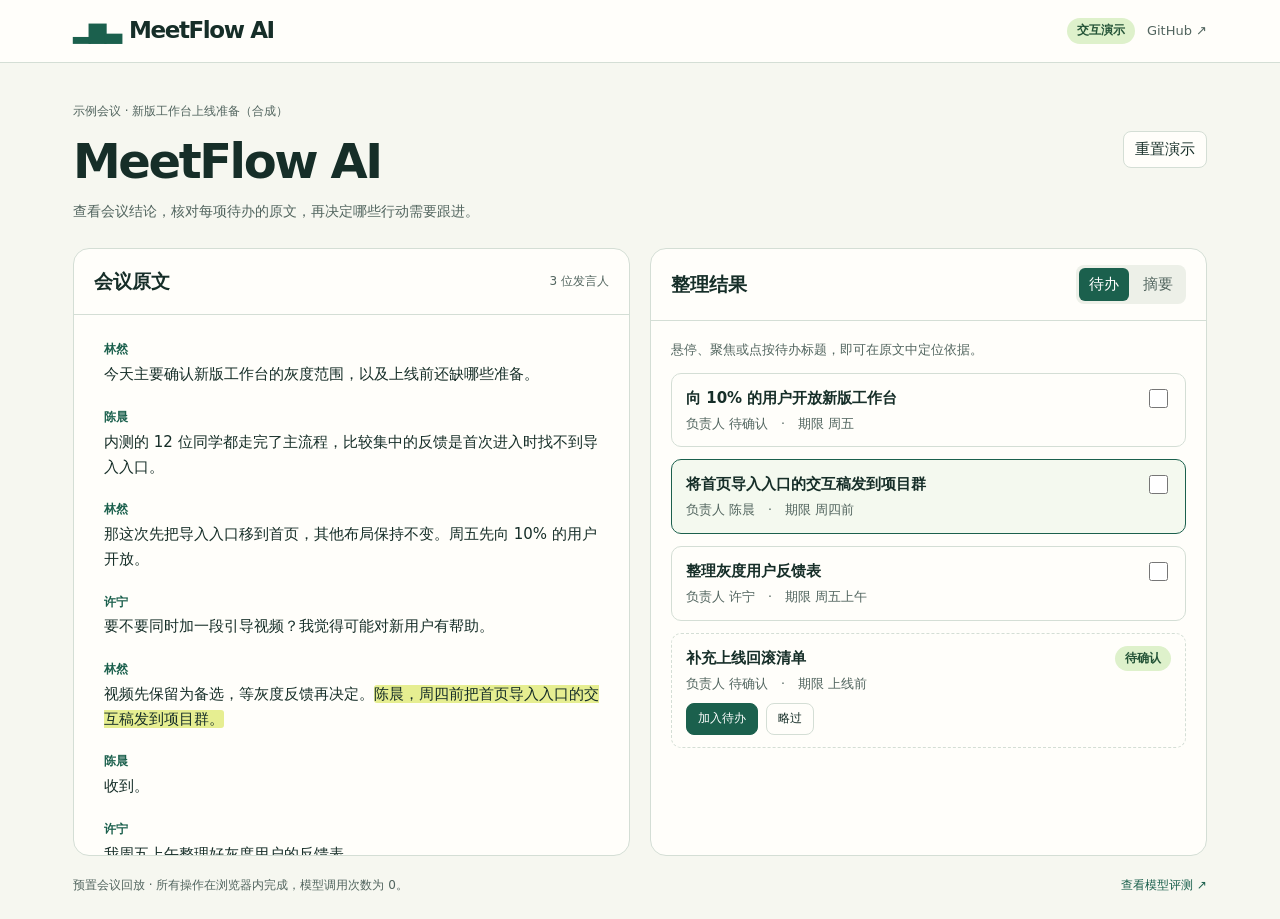
<file: index.html>
<!doctype html>
<html lang="zh-CN"><head><meta charset="utf-8"><meta name="viewport" content="width=device-width,initial-scale=1">
<meta http-equiv="Content-Security-Policy" content="default-src 'none'; style-src 'unsafe-inline'; script-src 'unsafe-inline'; connect-src 'none'; base-uri 'none'; form-action 'none'">
<title>MeetFlow AI · 会议工作台</title>
<style>
:root{--ink:#162e28;--sub:#52655f;--line:#d4ded5;--paper:#f6f7f0;--green:#1b604d;--mint:#def1cb;--white:#fffefa}
*{box-sizing:border-box}body{margin:0;background:var(--paper);color:var(--ink);font:15px/1.65 "Inter","Microsoft YaHei",system-ui,sans-serif}button,a{font:inherit}button{cursor:pointer}a{color:var(--green)}button:focus-visible,a:focus-visible{outline:3px solid #cf8a19;outline-offset:3px}
main,header>div{max-width:1230px;padding:0 clamp(16px,4vw,48px);margin:auto}header{border-bottom:1px solid var(--line);background:var(--white)}header>div,nav,.row,.head,.foot{display:flex;align-items:center;justify-content:space-between;gap:12px}header>div{height:62px}.brand{font-size:23px;font-weight:750;letter-spacing:-1.4px}.mark{color:var(--green);letter-spacing:-2px;margin-right:9px}nav a{color:var(--sub);font-size:13px;text-decoration:none}nav a:hover{text-decoration:underline}.pill,.tag{border-radius:99px;padding:3px 10px;font-size:12px;font-weight:600;background:var(--mint);color:#245437}.hero{padding:35px 0 25px}.hero h1{font-size:clamp(28px,4vw,48px);letter-spacing:-.05em;line-height:1.2;margin:10px 0}.hero p,.hint,.meta{color:var(--sub);margin:0}.hero p{font-size:14px}.reset,.muted,.act{border:1px solid var(--line);background:var(--white);color:var(--ink);border-radius:8px;padding:5px 11px}.reset{white-space:nowrap}.act{background:var(--green);color:white;border-color:var(--green)}.grid{display:grid;grid-template-columns:1fr 1fr;gap:20px;margin-bottom:20px}.pane{min-width:0;background:var(--white);border:1px solid var(--line);border-radius:16px;overflow:hidden}.head{border-bottom:1px solid var(--line);padding:16px 20px;min-height:66px}.head h2{font-size:19px;margin:0}.meta{font-size:12px}.inside{padding:18px 20px}.source{max-height:540px;overflow-y:auto;scrollbar-width:thin}.speech{padding:7px 10px;border-radius:8px;margin:0 0 3px}.speech b{display:block;color:var(--green);font-size:12px}.speech p{margin:2px 0 4px}mark{background:#e6ee91;color:var(--ink);border-radius:3px;box-decoration-break:clone}.tabs{display:flex;gap:4px;background:#edf0e8;padding:3px;border-radius:8px}.tabs button{background:none;color:var(--sub);border:0;padding:4px 10px;border-radius:6px}.tabs [aria-pressed=true]{background:var(--green);color:white}.hint{font-size:13px}.task{margin-top:12px;border:1px solid var(--line);border-radius:10px;padding:12px 14px}.task.chosen{border-color:var(--green);background:#f4f9ef}.title{border:0;background:transparent;padding:0;text-align:left;font-weight:700;color:var(--ink)}.done .title{text-decoration:line-through;color:var(--sub)}.task small{display:block;color:var(--sub);margin-top:3px}.actions{display:flex;align-items:center;gap:8px;margin-top:8px}.actions button{font-size:12px}.check{width:19px;height:19px;cursor:pointer;accent-color:var(--green)}.candidate{border-style:dashed}.summary h3{margin:16px 0 4px;font-size:15px}.summary ul{padding-left:20px;margin:0}.foot{padding:0 0 22px;color:var(--sub);font-size:12px;flex-wrap:wrap}.foot a{text-decoration:none}.screen{position:absolute;clip-path:inset(50%);height:1px;width:1px;overflow:hidden}@media(max-width:760px){.grid{grid-template-columns:1fr}.pane.result{order:-1}.source{max-height:unset}.hero{padding:24px 0 18px}.head,.inside{padding:13px 15px}.hero h1{font-size:28px}.head h2{font-size:17px}}
</style></head><body>
<header><div><span class="brand"><span class="mark" aria-hidden="true">▂▆▃</span>MeetFlow AI</span><nav><span class="pill">交互演示</span><a href="https://github.com/cinderellameixner-spec/meetflow-ai">GitHub ↗</a></nav></div></header>
<main><section class="hero"><div class="row"><div><span class="meta">示例会议 · 新版工作台上线准备（合成）</span><h1>MeetFlow AI</h1></div><button id="reset" class="reset">重置演示</button></div><p>查看会议结论，核对每项待办的原文，再决定哪些行动需要跟进。</p></section>
<div class="grid"><section class="pane"><div class="head"><h2 id="origin">会议原文</h2><span class="meta">3 位发言人</span></div><div class="inside source" id="source"></div></section>
<section class="pane result"><div class="head"><h2>整理结果</h2><div class="tabs"><button id="t" aria-pressed="true">待办</button><button id="s" aria-pressed="false">摘要</button></div></div><div id="result" class="inside"></div></section></div>
<div class="foot"><span>预置会议回放 · 所有操作在浏览器内完成，模型调用次数为 0。</span><a href="https://github.com/cinderellameixner-spec/meetflow-ai/blob/main/MeetFlow-Review-Comparison.md">查看模型评测 ↗</a></div><span class="screen" id="notice" role="status"></span></main>
<script>
const sample={
  "text": "产品周会 · 新版工作台上线准备\n\n林然：今天主要确认新版工作台的灰度范围，以及上线前还缺哪些准备。\n陈晨：内测的 12 位同学都走完了主流程，比较集中的反馈是首次进入时找不到导入入口。\n林然：那这次先把导入入口移到首页，其他布局保持不变。周五先向 10% 的用户开放。\n许宁：要不要同时加一段引导视频？我觉得可能对新用户有帮助。\n林然：视频先保留为备选，等灰度反馈再决定。陈晨，周四前把首页导入入口的交互稿发到项目群。\n陈晨：收到。\n许宁：我周五上午整理好灰度用户的反馈表。\n林然：上线前还要补一份回滚清单，负责人会后再定。",
  "summary": {
    "title": "新版工作台上线准备",
    "overview": "内测的 12 位同学均已走完主流程，但首次进入时较难找到导入入口。团队决定调整入口位置，并在周五开始小范围灰度。",
    "decisions": [
      "将导入入口移至首页，保留其他布局。",
      "周五先向 10% 的用户开放新版工作台。"
    ],
    "open_questions": [
      "是否增加引导视频，待灰度反馈后决定。",
      "回滚清单的负责人仍待确认。"
    ]
  },
  "tasks": [
    {
      "action": "向 10% 的用户开放新版工作台",
      "owner": null,
      "due": "周五",
      "evidence": "周五先向 10% 的用户开放。",
      "citations": {
        "action": {
          "quote": "周五先向 10% 的用户开放。",
          "start": 120,
          "end": 135,
          "line": 5
        },
        "due": {
          "quote": "周五先向 10% 的用户开放。",
          "start": 120,
          "end": 135,
          "line": 5
        }
      }
    },
    {
      "action": "将首页导入入口的交互稿发到项目群",
      "owner": "陈晨",
      "due": "周四前",
      "evidence": "陈晨，周四前把首页导入入口的交互稿发到项目群。",
      "citations": {
        "action": {
          "quote": "陈晨，周四前把首页导入入口的交互稿发到项目群。",
          "start": 187,
          "end": 210,
          "line": 7
        },
        "owner": {
          "quote": "陈晨，周四前把首页导入入口的交互稿发到项目群。",
          "start": 187,
          "end": 210,
          "line": 7
        },
        "due": {
          "quote": "陈晨，周四前把首页导入入口的交互稿发到项目群。",
          "start": 187,
          "end": 210,
          "line": 7
        }
      }
    },
    {
      "action": "整理灰度用户反馈表",
      "owner": "许宁",
      "due": "周五上午",
      "evidence": "许宁：我周五上午整理好灰度用户的反馈表。",
      "citations": {
        "action": {
          "quote": "许宁：我周五上午整理好灰度用户的反馈表。",
          "start": 218,
          "end": 238,
          "line": 9
        },
        "owner": {
          "quote": "许宁：我周五上午整理好灰度用户的反馈表。",
          "start": 218,
          "end": 238,
          "line": 9
        },
        "due": {
          "quote": "许宁：我周五上午整理好灰度用户的反馈表。",
          "start": 218,
          "end": 238,
          "line": 9
        }
      }
    },
    {
      "action": "补充上线回滚清单",
      "owner": null,
      "due": "上线前",
      "evidence": "上线前还要补一份回滚清单，负责人会后再定。",
      "citations": {
        "action": {
          "quote": "上线前还要补一份回滚清单，负责人会后再定。",
          "start": 242,
          "end": 263,
          "line": 10
        },
        "due": {
          "quote": "上线前还要补一份回滚清单，负责人会后再定。",
          "start": 242,
          "end": 263,
          "line": 10
        }
      }
    }
  ]
}
;
const lines=sample.text.split('\n').filter(x=>x.includes('：'));
const $=id=>document.getElementById(id);
function el(tag,txt,cls){const node=document.createElement(tag);if(txt!==undefined)node.textContent=txt;if(cls)node.className=cls;return node}
let status,selected,view;
function sources(id,scroll=false){selected=id;$('source').replaceChildren();let target;
 const evidence=sample.tasks[id]?.evidence;
 for(const line of lines){const block=el('div',undefined,'speech');const k=line.indexOf('：')+1;const pos=evidence?line.indexOf(evidence):-1;const name=el('b',line.slice(0,k-1));const p=el('p');
 if(pos<0)p.textContent=line.slice(k);else{const start=Math.max(k,pos);p.append(line.slice(k,start),el('mark',line.slice(start,pos+evidence.length)),line.slice(pos+evidence.length));target=block}
 block.append(name,p);$('source').append(block)}
 document.querySelectorAll('.task').forEach(card=>card.classList.toggle('chosen',+card.dataset.id===id));
 if(scroll&&target)target.scrollIntoView({block:'nearest',behavior:'smooth'});
}
function btn(text,cls,act){const b=el('button',text,cls);b.onclick=act;return b}
function render(){const out=$('result');out.replaceChildren();$('t').setAttribute('aria-pressed',view==='tasks');$('s').setAttribute('aria-pressed',view==='summary');
 if(view==='summary'){const d=el('div',undefined,'summary');d.append(el('p',sample.summary.overview));for(const [name,entries] of [['已确认结论',sample.summary.decisions],['待确认问题',sample.summary.open_questions]]){const list=el('ul');entries.forEach(x=>list.append(el('li',x)));d.append(el('h3',name),list)}out.append(d);sources(-1);return}
 out.append(el('p','悬停、聚焦或点按待办标题，即可在原文中定位依据。','hint'));
 sample.tasks.forEach((task,id)=>{const st=status[id];if(st==='dismissed')return;
 const card=el('article',undefined,'task'+(st==='candidate'?' candidate':'')+(st==='done'?' done':''));card.dataset.id=id;const row=el('div',undefined,'row');const title=btn(task.action,'title',()=>sources(id,true));title.onfocus=()=>sources(id);title.onmouseenter=()=>sources(id);row.append(title);
 if(st==='candidate')row.append(el('span','待确认','tag'));else{const check=el('input');check.type='checkbox';check.className='check';check.checked=st==='done';check.setAttribute('aria-label','标记完成：'+task.action);check.onchange=()=>{status[id]=check.checked?'done':'active';card.classList.toggle('done',check.checked);$('notice').textContent=check.checked?'已完成':'已恢复'};row.append(check)}
 card.append(row,el('small','负责人 '+(task.owner||'待确认')+'　·　期限 '+(task.due||'待确认')));
 if(st==='candidate'){const acts=el('div',undefined,'actions');for(const [label,v,cls] of [['加入待办','active','act'],['略过','dismissed','muted']])acts.append(btn(label,cls,()=>{status[id]=v;$('notice').textContent=label;render();$('reset').focus()}));card.append(acts)}
 out.append(card)});sources(status[selected]==='dismissed'?-1:selected)}
function reset(){status=sample.tasks.map((_,i)=>i===3?'candidate':'active');view='tasks';selected=1;render()}
$('reset').onclick=reset;$('s').onclick=()=>{view='summary';render()};$('t').onclick=()=>{view='tasks';render()};reset();
</script></body></html>
</file>
